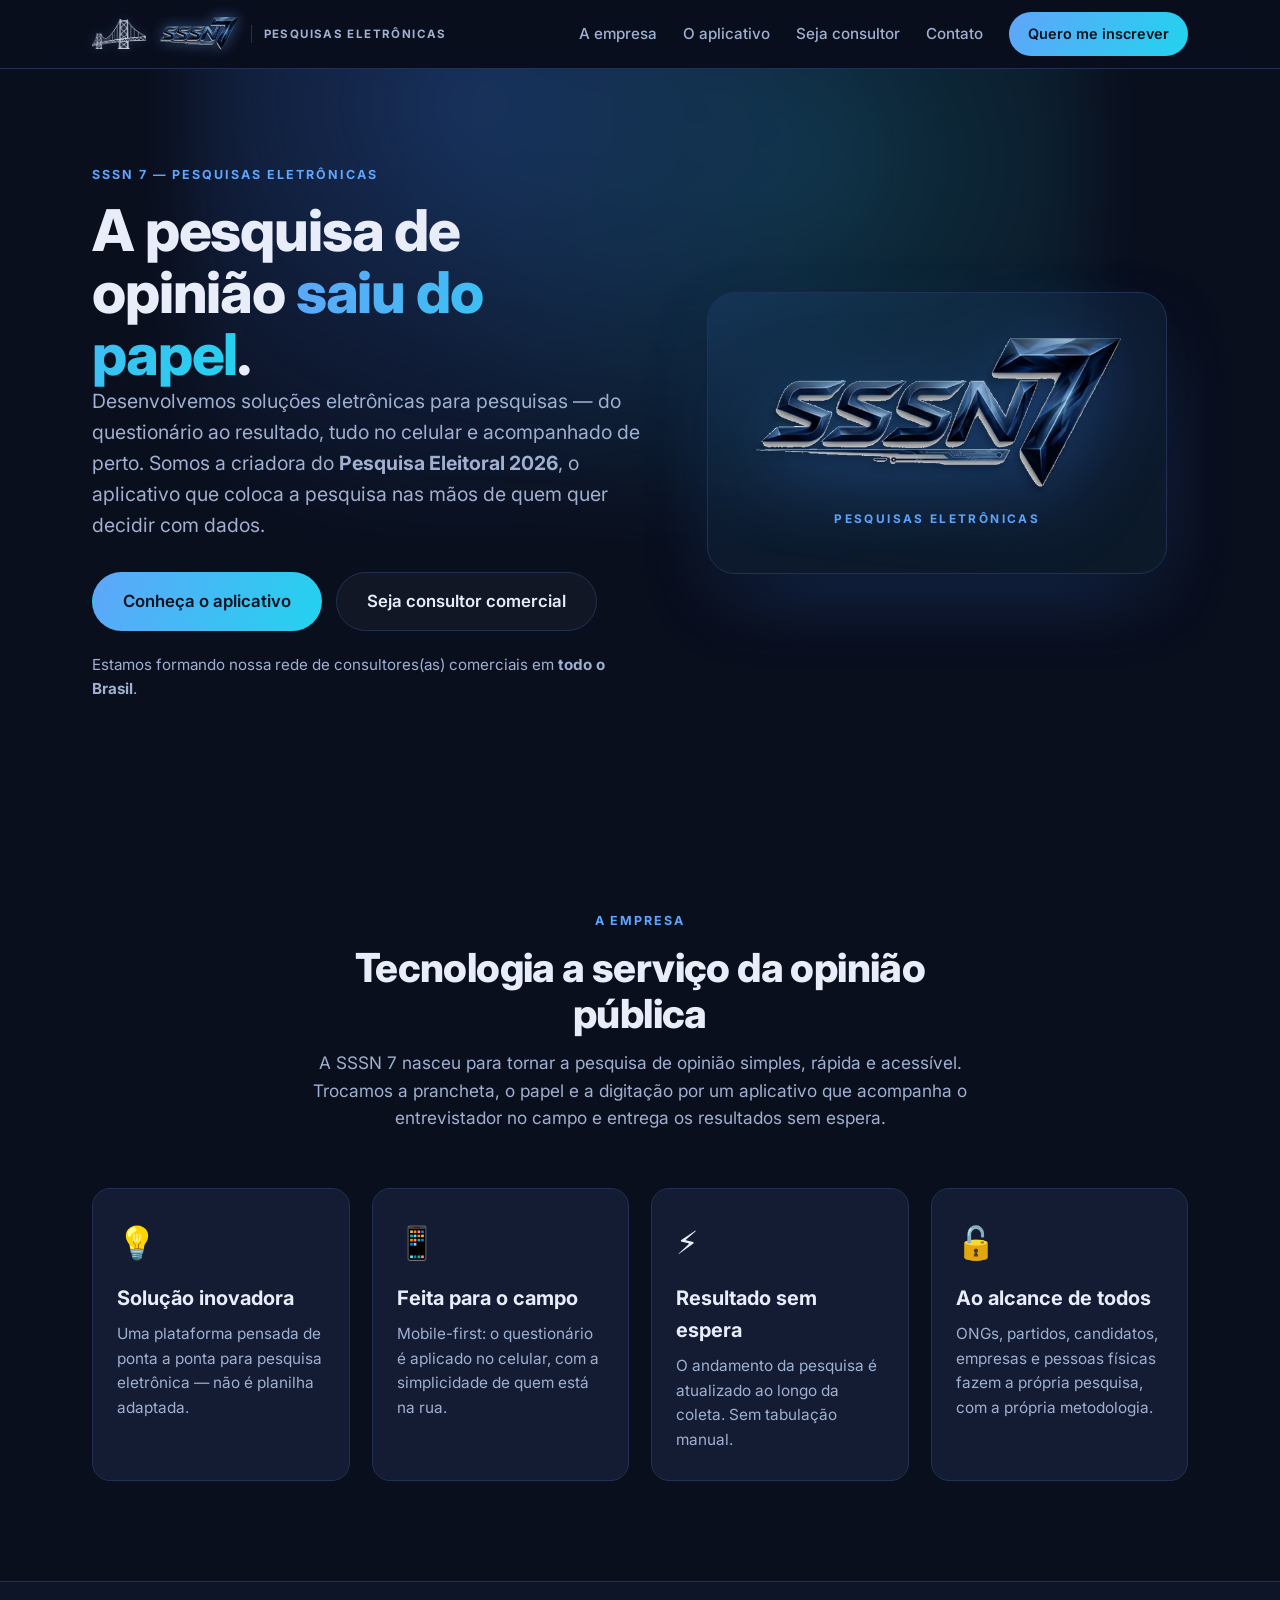
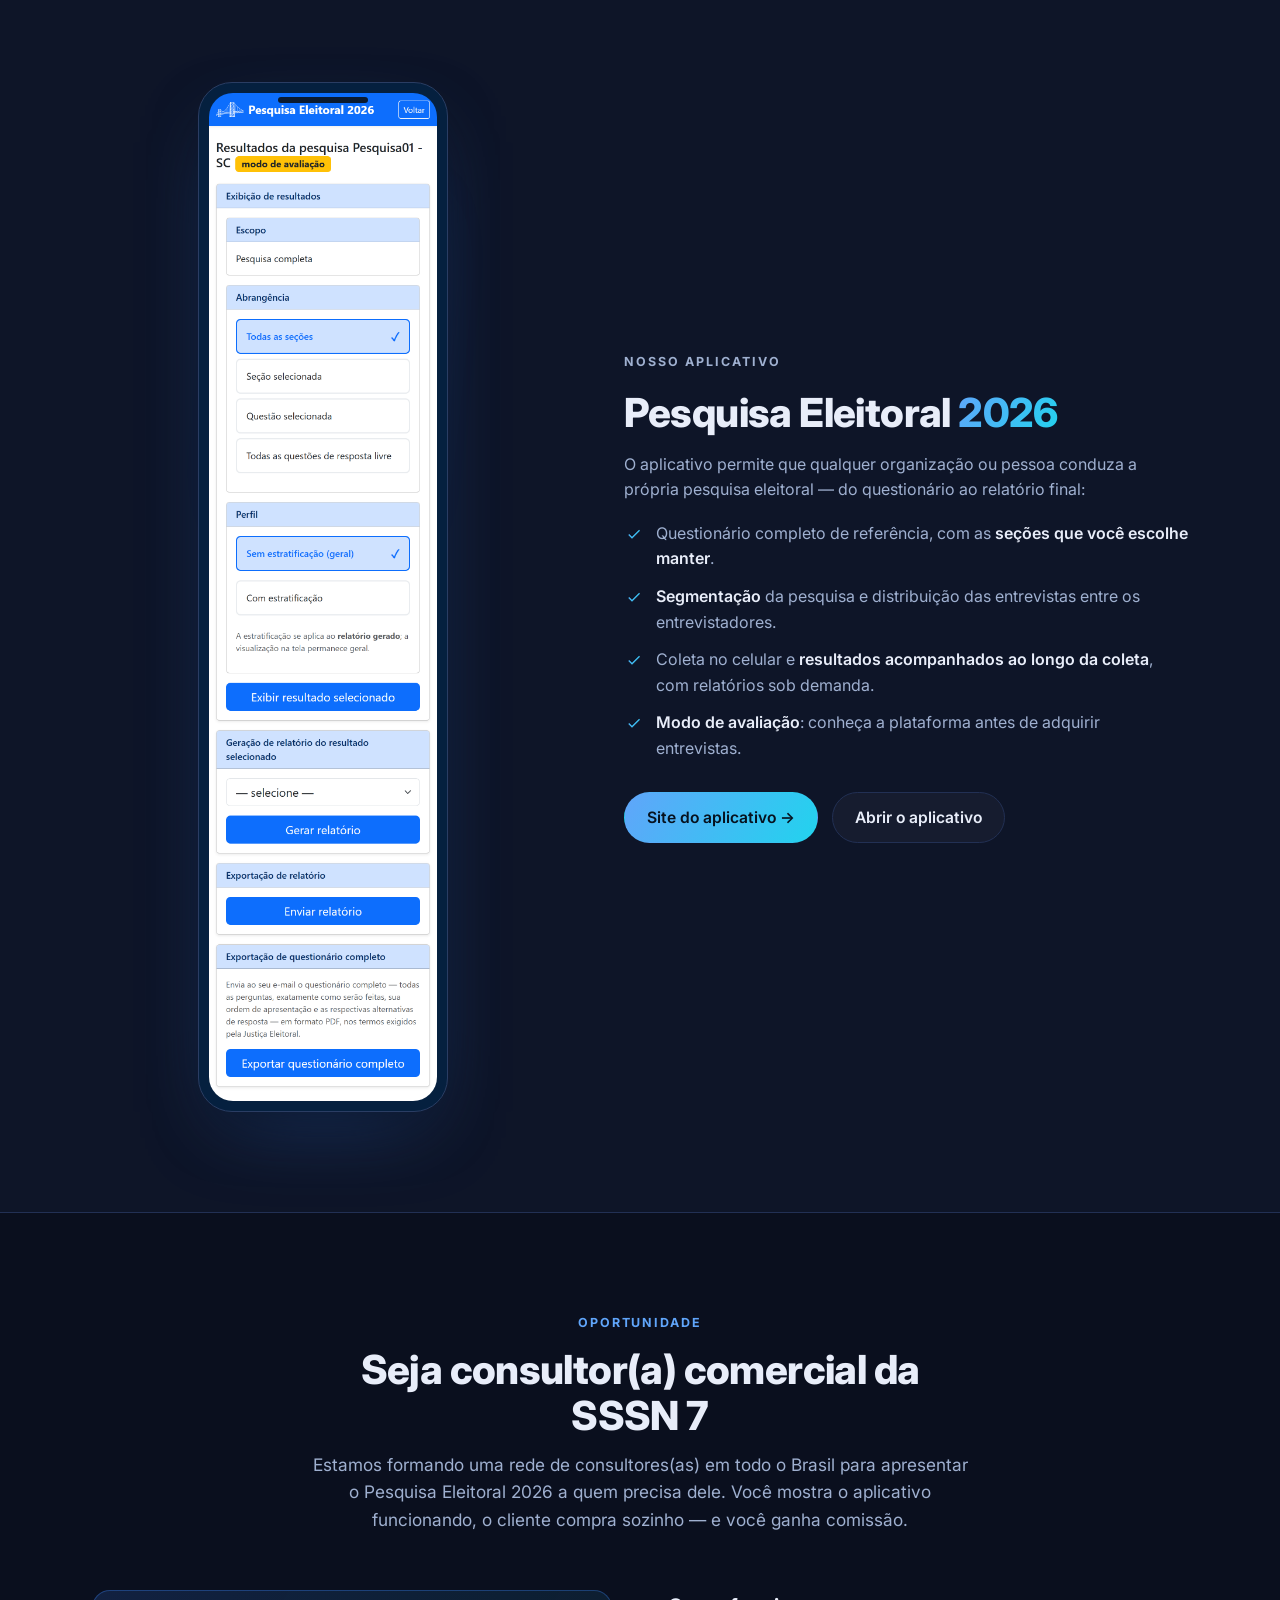
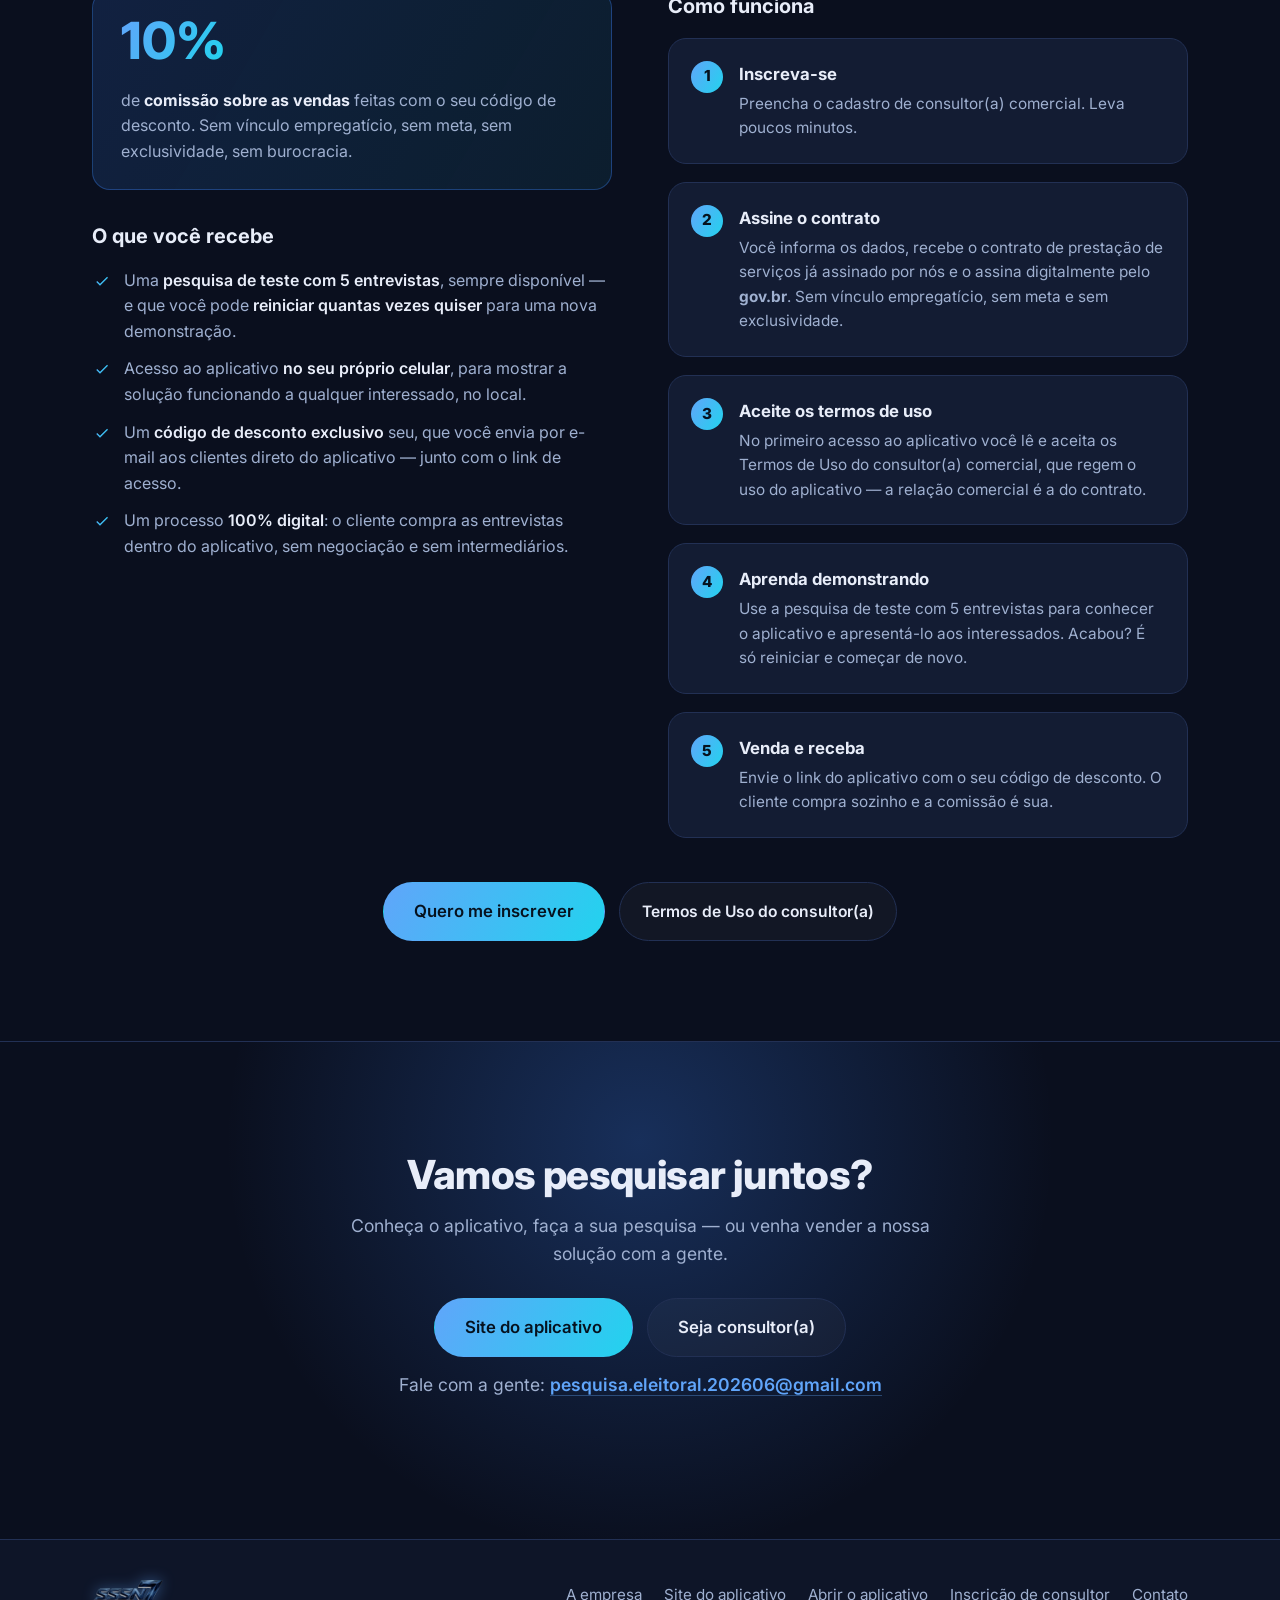
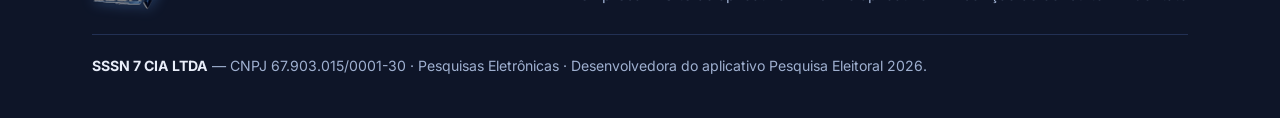
<file: index.html>
<!DOCTYPE html>
<html lang="pt-BR">
<head>
  <meta charset="UTF-8" />
  <meta name="viewport" content="width=device-width, initial-scale=1.0" />
  <title>SSSN 7 — Pesquisas Eletrônicas</title>
  <meta name="description" content="A SSSN 7 desenvolve soluções eletrônicas para pesquisas de opinião — e é a criadora do aplicativo Pesquisa Eleitoral 2026. Conheça o aplicativo e a oportunidade de atuar como consultor(a) comercial." />
  <link rel="preconnect" href="https://fonts.googleapis.com" />
  <link rel="preconnect" href="https://fonts.gstatic.com" crossorigin />
  <link href="https://fonts.googleapis.com/css2?family=Inter:wght@400;500;600;700;800&display=swap" rel="stylesheet" />
  <link rel="stylesheet" href="css/styles.css" />
  <link rel="icon" type="image/png" sizes="32x32" href="assets/img/favicon-32.png" />
  <link rel="icon" type="image/png" sizes="512x512" href="assets/img/favicon.png" />
</head>
<body>

  <!-- ==================== NAVBAR ==================== -->
  <header class="nav" id="top">
    <div class="container nav__inner">
      <a class="brand" href="#top">
        <img class="brand__bridge" src="assets/img/ponte-sssn7.png" alt="" aria-hidden="true" />
        <img class="brand__logo" src="assets/img/logo-sssn7.png" alt="SSSN 7" />
        <span class="brand__text">Pesquisas Eletrônicas</span>
      </a>

      <button class="nav__toggle" id="navToggle" aria-label="Abrir menu" aria-expanded="false">
        <span></span><span></span><span></span>
      </button>

      <nav class="nav__menu" id="navMenu">
        <a href="#empresa">A empresa</a>
        <a href="#aplicativo">O aplicativo</a>
        <a href="#consultor">Seja consultor</a>
        <a href="#contato">Contato</a>
        <a href="https://ricardopereiraesilva.github.io/pe2026/consultor/" target="_blank" rel="noopener" class="btn btn--sm btn--primary">Quero me inscrever</a>
      </nav>
    </div>
  </header>

  <!-- ==================== HERO ==================== -->
  <section class="hero">
    <div class="hero__glow" aria-hidden="true"></div>
    <div class="container hero__inner">
      <div class="hero__copy reveal">
        <p class="eyebrow">SSSN 7 — Pesquisas Eletrônicas</p>
        <h1>A pesquisa de opinião <span class="grad">saiu do papel</span>.</h1>
        <p class="lead">
          Desenvolvemos soluções eletrônicas para pesquisas — do questionário ao
          resultado, tudo no celular e acompanhado de perto. Somos a criadora do
          <b>Pesquisa Eleitoral 2026</b>, o aplicativo que coloca a pesquisa nas mãos
          de quem quer decidir com dados.
        </p>
        <div class="hero__cta">
          <a href="#aplicativo" class="btn btn--primary btn--lg">Conheça o aplicativo</a>
          <a href="#consultor" class="btn btn--ghost btn--lg">Seja consultor comercial</a>
        </div>
        <p class="hero__note">Estamos formando nossa rede de consultores(as) comerciais em <b>todo o Brasil</b>.</p>
      </div>

      <div class="hero__art reveal">
        <div class="logo-stage">
          <img src="assets/img/logo-sssn7.png" alt="Logotipo da SSSN 7" loading="eager" />
          <p class="logo-stage__cap">Pesquisas Eletrônicas</p>
        </div>
      </div>
    </div>
  </section>

  <!-- ==================== A EMPRESA ==================== -->
  <section class="section" id="empresa">
    <div class="container">
      <div class="section__head reveal">
        <p class="eyebrow">A empresa</p>
        <h2>Tecnologia a serviço da opinião pública</h2>
        <p class="section__sub">
          A SSSN 7 nasceu para tornar a pesquisa de opinião simples, rápida e acessível.
          Trocamos a prancheta, o papel e a digitação por um aplicativo que acompanha o
          entrevistador no campo e entrega os resultados sem espera.
        </p>
      </div>

      <div class="grid grid--4">
        <article class="card reveal">
          <div class="card__ico">💡</div>
          <h3>Solução inovadora</h3>
          <p>Uma plataforma pensada de ponta a ponta para pesquisa eletrônica — não é planilha adaptada.</p>
        </article>
        <article class="card reveal">
          <div class="card__ico">📱</div>
          <h3>Feita para o campo</h3>
          <p>Mobile-first: o questionário é aplicado no celular, com a simplicidade de quem está na rua.</p>
        </article>
        <article class="card reveal">
          <div class="card__ico">⚡</div>
          <h3>Resultado sem espera</h3>
          <p>O andamento da pesquisa é atualizado ao longo da coleta. Sem tabulação manual.</p>
        </article>
        <article class="card reveal">
          <div class="card__ico">🔓</div>
          <h3>Ao alcance de todos</h3>
          <p>ONGs, partidos, candidatos, empresas e pessoas físicas fazem a própria pesquisa, com a própria metodologia.</p>
        </article>
      </div>
    </div>
  </section>

  <!-- ==================== O APLICATIVO ==================== -->
  <section class="section section--alt" id="aplicativo">
    <div class="container split">
      <div class="split__media reveal">
        <div class="phones">
          <div class="phone phone--float">
            <div class="phone__notch" aria-hidden="true"></div>
            <img src="assets/img/coord-resultados.png" alt="Tela de resultados da pesquisa no aplicativo" loading="lazy" />
          </div>
          <div class="phone phone--back" aria-hidden="true">
            <img src="assets/img/coord-painel.png" alt="" />
          </div>
        </div>
      </div>
      <div class="split__copy reveal">
        <p class="eyebrow">Nosso aplicativo</p>
        <h2>Pesquisa Eleitoral <span class="grad">2026</span></h2>
        <p>
          O aplicativo permite que qualquer organização ou pessoa conduza a própria
          pesquisa eleitoral — do questionário ao relatório final:
        </p>
        <ul class="checks">
          <li>Questionário completo de referência, com as <b>seções que você escolhe manter</b>.</li>
          <li><b>Segmentação</b> da pesquisa e distribuição das entrevistas entre os entrevistadores.</li>
          <li>Coleta no celular e <b>resultados acompanhados ao longo da coleta</b>, com relatórios sob demanda.</li>
          <li><b>Modo de avaliação</b>: conheça a plataforma antes de adquirir entrevistas.</li>
        </ul>
        <div class="hero__cta">
          <a href="https://ricardopereiraesilva.github.io/app2026/" target="_blank" rel="noopener" class="btn btn--primary">Site do aplicativo →</a>
          <a href="https://ricardopereiraesilva.github.io/pe2026/" target="_blank" rel="noopener" class="btn btn--ghost">Abrir o aplicativo</a>
        </div>
      </div>
    </div>
  </section>

  <!-- ==================== SEJA CONSULTOR COMERCIAL ==================== -->
  <section class="section" id="consultor">
    <div class="container">
      <div class="section__head reveal">
        <p class="eyebrow">Oportunidade</p>
        <h2>Seja consultor(a) comercial da SSSN 7</h2>
        <p class="section__sub">
          Estamos formando uma rede de consultores(as) em todo o Brasil para apresentar
          o Pesquisa Eleitoral 2026 a quem precisa dele. Você mostra o aplicativo
          funcionando, o cliente compra sozinho — e você ganha comissão.
        </p>
      </div>

      <div class="grid grid--2 grid--wide">
        <div class="reveal">
          <div class="highlight">
            <span class="highlight__num">10%</span>
            <span class="highlight__txt">
              de <b>comissão sobre as vendas</b> feitas com o seu código de desconto.
              Sem vínculo empregatício, sem meta, sem exclusividade, sem burocracia.
            </span>
          </div>

          <h3 class="col__title">O que você recebe</h3>
          <ul class="checks">
            <li>Uma <b>pesquisa de teste com 5 entrevistas</b>, sempre disponível — e que você pode
              <b>reiniciar quantas vezes quiser</b> para uma nova demonstração.</li>
            <li>Acesso ao aplicativo <b>no seu próprio celular</b>, para mostrar a solução funcionando
              a qualquer interessado, no local.</li>
            <li>Um <b>código de desconto exclusivo</b> seu, que você envia por e-mail aos clientes
              direto do aplicativo — junto com o link de acesso.</li>
            <li>Um processo <b>100% digital</b>: o cliente compra as entrevistas dentro do aplicativo,
              sem negociação e sem intermediários.</li>
          </ul>
        </div>

        <div class="reveal">
          <h3 class="col__title">Como funciona</h3>
          <ol class="steps">
            <li class="step">
              <h4>Inscreva-se</h4>
              <p>Preencha o cadastro de consultor(a) comercial. Leva poucos minutos.</p>
            </li>
            <li class="step">
              <h4>Assine o contrato</h4>
              <p>Você informa os dados, recebe o contrato de prestação de serviços já assinado
                por nós e o assina digitalmente pelo <b>gov.br</b>. Sem vínculo empregatício,
                sem meta e sem exclusividade.</p>
            </li>
            <li class="step">
              <h4>Aceite os termos de uso</h4>
              <p>No primeiro acesso ao aplicativo você lê e aceita os
                <a href="termos-consultor.html">Termos de Uso do consultor(a) comercial</a>,
                que regem o uso do aplicativo — a relação comercial é a do contrato.</p>
            </li>
            <li class="step">
              <h4>Aprenda demonstrando</h4>
              <p>Use a pesquisa de teste com 5 entrevistas para conhecer o aplicativo e apresentá-lo
                aos interessados. Acabou? É só reiniciar e começar de novo.</p>
            </li>
            <li class="step">
              <h4>Venda e receba</h4>
              <p>Envie o link do aplicativo com o seu código de desconto. O cliente compra sozinho
                e a comissão é sua.</p>
            </li>
          </ol>
        </div>
      </div>

      <div class="hero__cta hero__cta--center cta__row">
        <a href="https://ricardopereiraesilva.github.io/pe2026/consultor/" target="_blank" rel="noopener" class="btn btn--primary btn--lg">Quero me inscrever</a>
        <a href="termos-consultor.html" class="btn btn--ghost">Termos de Uso do consultor(a)</a>
      </div>
    </div>
  </section>

  <!-- ==================== CTA FINAL / CONTATO ==================== -->
  <section class="cta" id="contato">
    <div class="cta__glow" aria-hidden="true"></div>
    <div class="container cta__inner reveal">
      <h2>Vamos pesquisar juntos?</h2>
      <p>Conheça o aplicativo, faça a sua pesquisa — ou venha vender a nossa solução com a gente.</p>
      <div class="hero__cta hero__cta--center">
        <a href="https://ricardopereiraesilva.github.io/app2026/" target="_blank" rel="noopener" class="btn btn--primary btn--lg">Site do aplicativo</a>
        <a href="https://ricardopereiraesilva.github.io/pe2026/consultor/" target="_blank" rel="noopener" class="btn btn--ghost btn--lg">Seja consultor(a)</a>
      </div>
      <p class="cta__mail">
        Fale com a gente: <a href="mailto:pesquisa.eleitoral.202606@gmail.com">pesquisa.eleitoral.202606@gmail.com</a>
      </p>
    </div>
  </section>

  <!-- ==================== RODAPÉ ==================== -->
  <footer class="footer">
    <div class="container footer__inner">
      <div class="footer__brand">
        <img src="assets/img/logo-sssn7.png" alt="SSSN 7" />
      </div>
      <nav class="footer__links">
        <a href="#empresa">A empresa</a>
        <a href="https://ricardopereiraesilva.github.io/app2026/" target="_blank" rel="noopener">Site do aplicativo</a>
        <a href="https://ricardopereiraesilva.github.io/pe2026/" target="_blank" rel="noopener">Abrir o aplicativo</a>
        <a href="https://ricardopereiraesilva.github.io/pe2026/consultor/" target="_blank" rel="noopener">Inscrição de consultor</a>
        <a href="mailto:pesquisa.eleitoral.202606@gmail.com">Contato</a>
      </nav>
      <p class="footer__legal">
        <b>SSSN 7 CIA LTDA</b> — CNPJ 67.903.015/0001-30 · Pesquisas Eletrônicas ·
        Desenvolvedora do aplicativo Pesquisa Eleitoral 2026.
      </p>
    </div>
  </footer>

  <script src="js/main.js"></script>
</body>
</html>
</file>
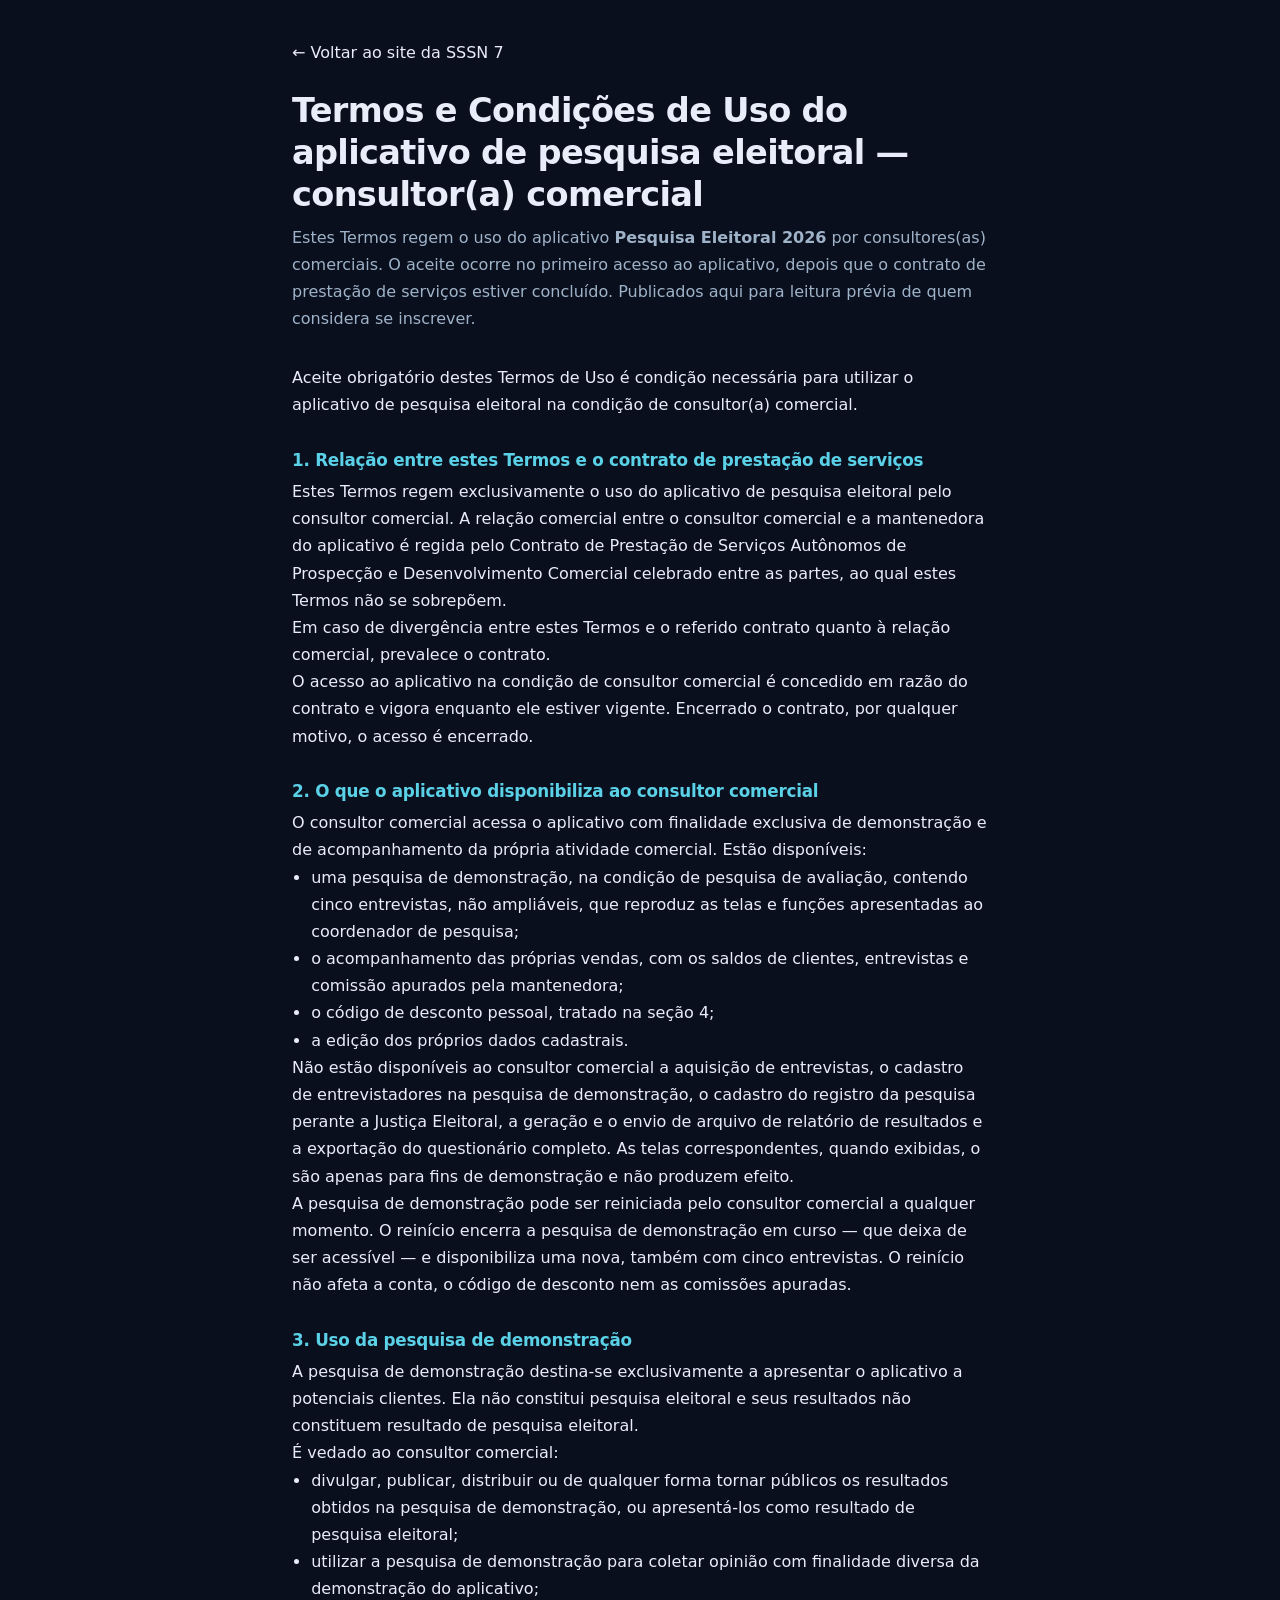
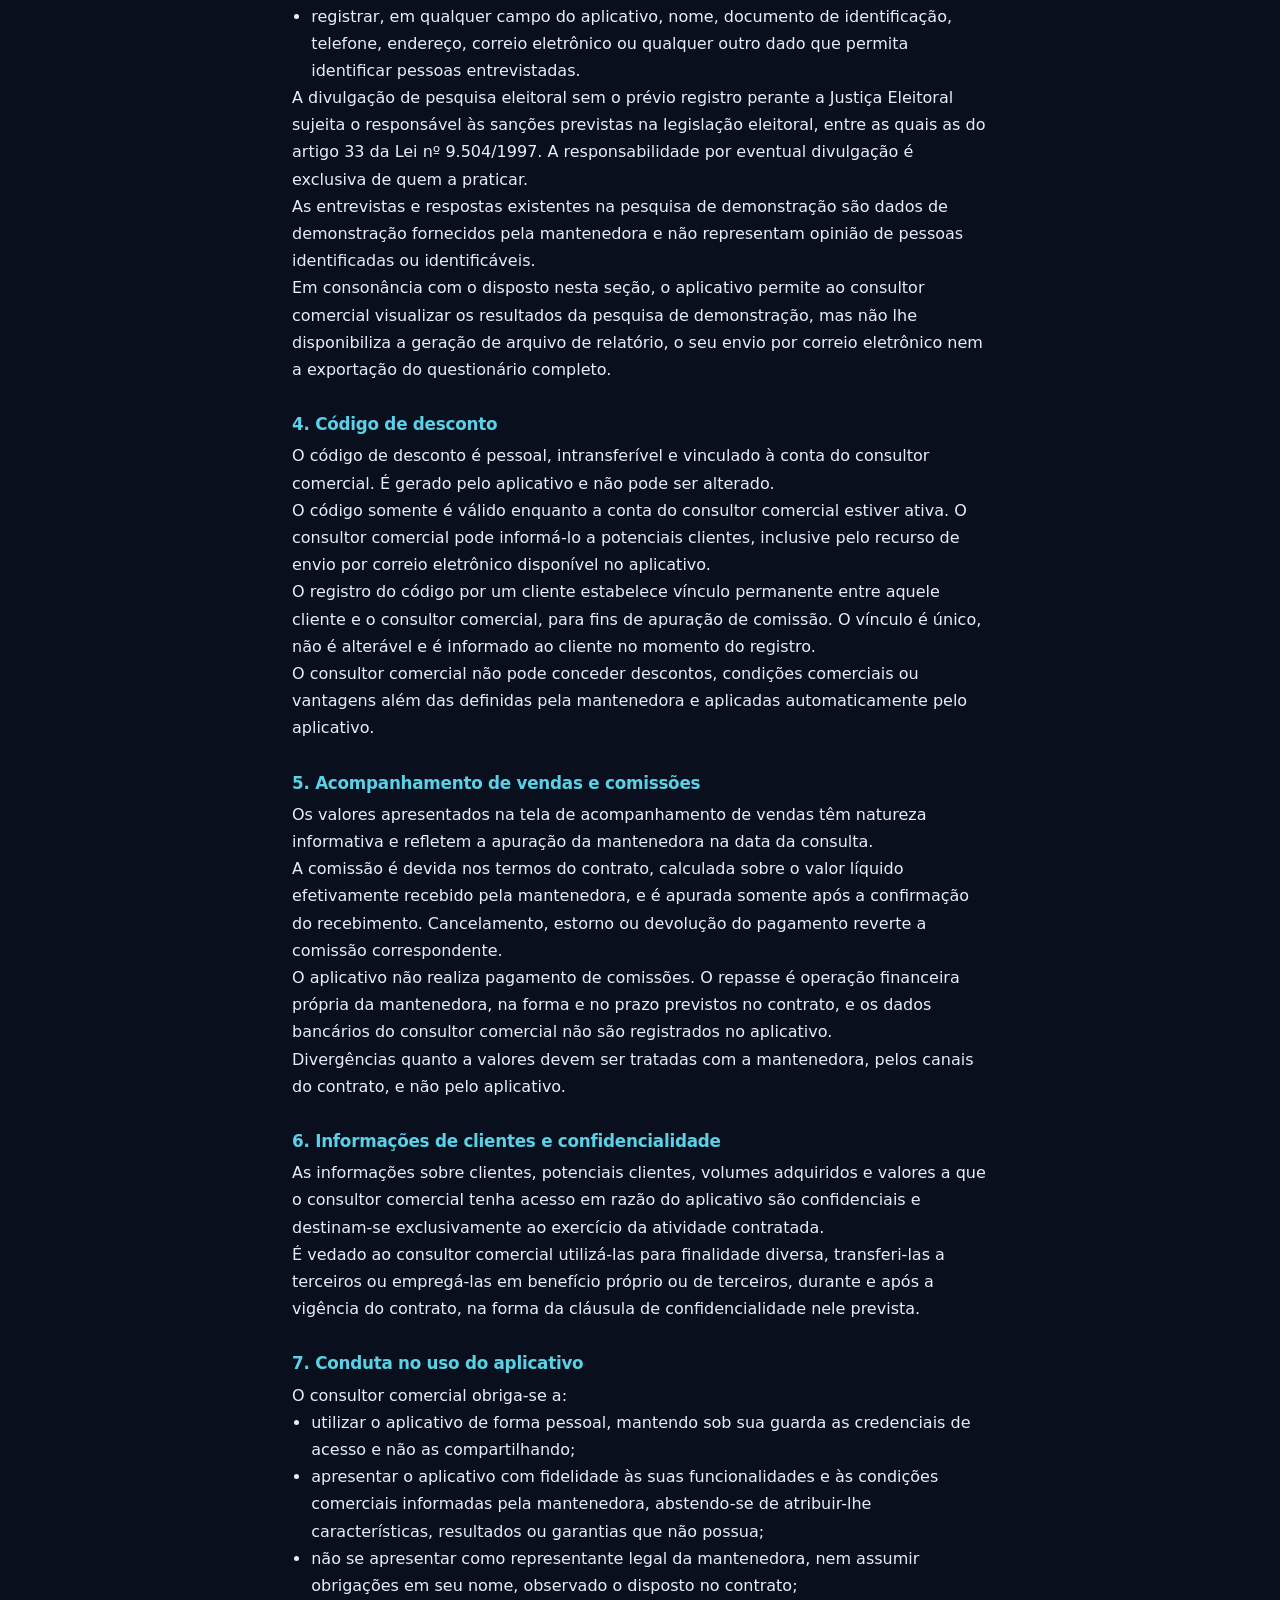
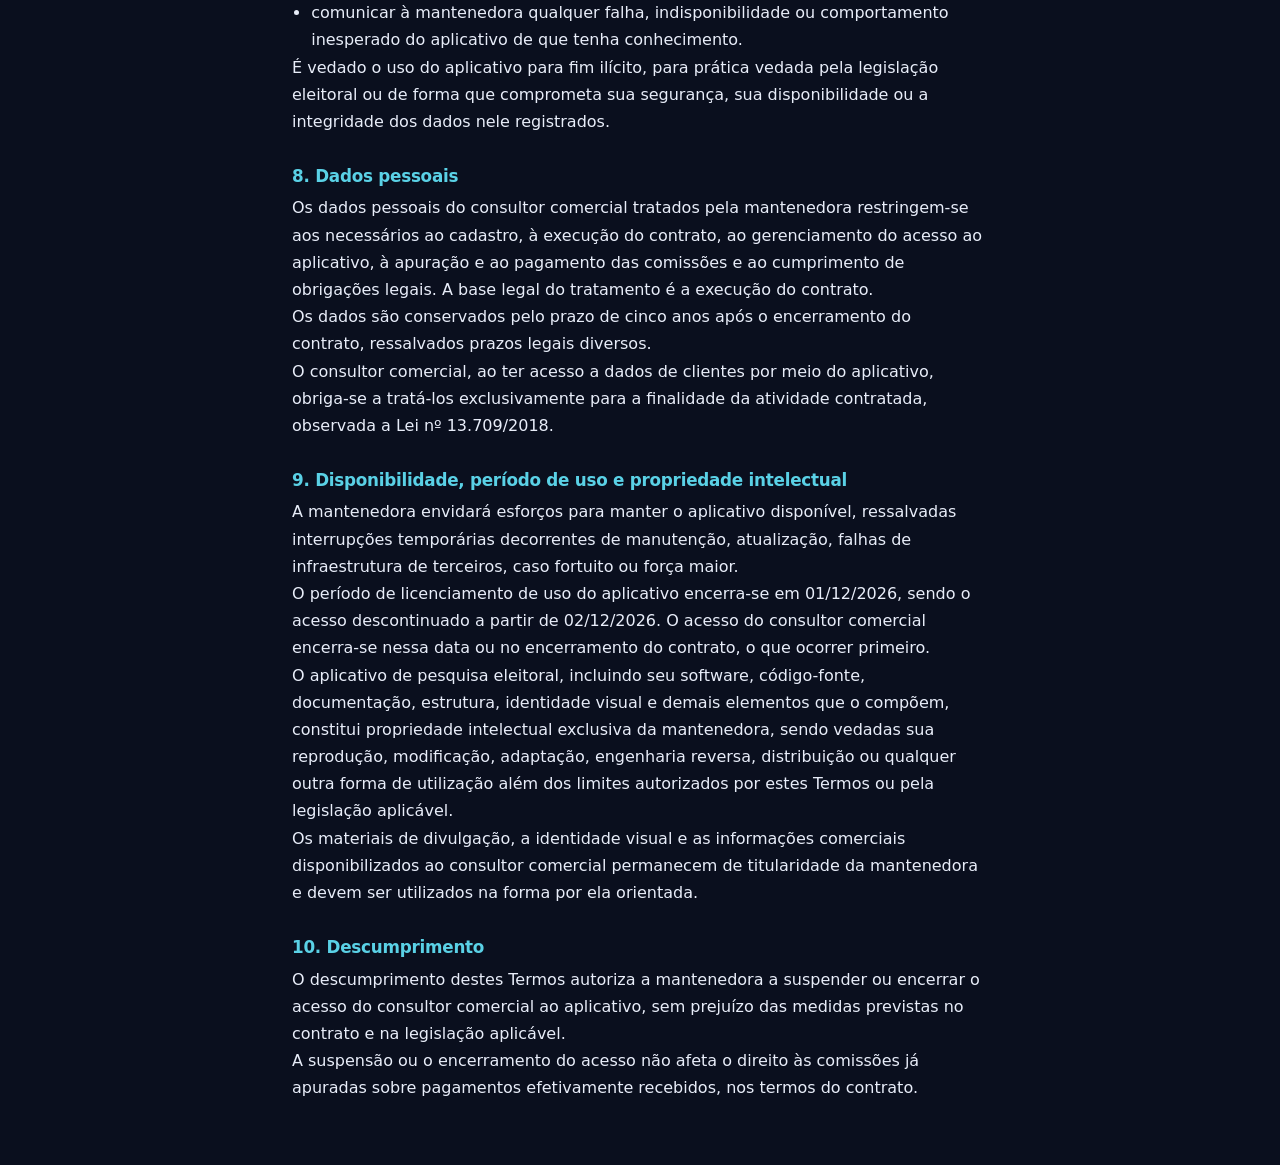
<file: termos-consultor.html>
<!doctype html>
<html lang="pt-BR">
<head>
<meta charset="utf-8">
<meta name="viewport" content="width=device-width, initial-scale=1">
<title>Termos de Uso do consultor(a) comercial | SSSN 7</title>
<meta name="description" content="Termos e Condições de Uso do aplicativo Pesquisa Eleitoral 2026 para consultores(as) comerciais da SSSN 7.">
<link rel="icon" href="assets/img/favicon.svg" type="image/svg+xml">
<link rel="icon" href="assets/img/favicon-32.png" sizes="32x32">
<link rel="stylesheet" href="css/styles.css">
<style>
  .doc { max-width: 46rem; margin: 0 auto; padding: 2.5rem 1.25rem 4rem; }
  .doc h1 { font-size: clamp(1.5rem, 4vw, 2.1rem); line-height: 1.25; margin: 0 0 .5rem; }
  .doc .doc__lead { color: var(--muted, #9fb3c8); margin: 0 0 2rem; }
  .doc h2 { font-size: 1.05rem; margin: 2rem 0 .5rem; color: var(--ciano, #5ad1e6); }
  .doc p, .doc li { line-height: 1.7; }
  .doc ul { padding-left: 1.2rem; }
  .doc__back { display: inline-block; margin-bottom: 1.5rem; }
</style>
</head>
<body>
<main class="doc">
  <a class="doc__back" href="index.html#consultor">&larr; Voltar ao site da SSSN 7</a>
  <h1>Termos e Condições de Uso do aplicativo de pesquisa eleitoral — consultor(a) comercial</h1>
  <p class="doc__lead">
    Estes Termos regem o uso do aplicativo <b>Pesquisa Eleitoral 2026</b> por consultores(as)
    comerciais. O aceite ocorre no primeiro acesso ao aplicativo, depois que o contrato de
    prestação de serviços estiver concluído. Publicados aqui para leitura prévia de quem
    considera se inscrever.
  </p>
    <p>Aceite obrigatório destes Termos de Uso é condição necessária para utilizar o aplicativo de pesquisa eleitoral na condição de consultor(a) comercial.</p>
    <h2>1. Relação entre estes Termos e o contrato de prestação de serviços</h2>
    <p>Estes Termos regem exclusivamente o uso do aplicativo de pesquisa eleitoral pelo consultor comercial. A relação comercial entre o consultor comercial e a mantenedora do aplicativo é regida pelo Contrato de Prestação de Serviços Autônomos de Prospecção e Desenvolvimento Comercial celebrado entre as partes, ao qual estes Termos não se sobrepõem.</p>
    <p>Em caso de divergência entre estes Termos e o referido contrato quanto à relação comercial, prevalece o contrato.</p>
    <p>O acesso ao aplicativo na condição de consultor comercial é concedido em razão do contrato e vigora enquanto ele estiver vigente. Encerrado o contrato, por qualquer motivo, o acesso é encerrado.</p>
    <h2>2. O que o aplicativo disponibiliza ao consultor comercial</h2>
    <p>O consultor comercial acessa o aplicativo com finalidade exclusiva de demonstração e de acompanhamento da própria atividade comercial. Estão disponíveis:</p>
    <ul>
      <li>uma pesquisa de demonstração, na condição de pesquisa de avaliação, contendo cinco entrevistas, não ampliáveis, que reproduz as telas e funções apresentadas ao coordenador de pesquisa;</li>
      <li>o acompanhamento das próprias vendas, com os saldos de clientes, entrevistas e comissão apurados pela mantenedora;</li>
      <li>o código de desconto pessoal, tratado na seção 4;</li>
      <li>a edição dos próprios dados cadastrais.</li>
    </ul>
    <p>Não estão disponíveis ao consultor comercial a aquisição de entrevistas, o cadastro de entrevistadores na pesquisa de demonstração, o cadastro do registro da pesquisa perante a Justiça Eleitoral, a geração e o envio de arquivo de relatório de resultados e a exportação do questionário completo. As telas correspondentes, quando exibidas, o são apenas para fins de demonstração e não produzem efeito.</p>
    <p>A pesquisa de demonstração pode ser reiniciada pelo consultor comercial a qualquer momento. O reinício encerra a pesquisa de demonstração em curso — que deixa de ser acessível — e disponibiliza uma nova, também com cinco entrevistas. O reinício não afeta a conta, o código de desconto nem as comissões apuradas.</p>
    <h2>3. Uso da pesquisa de demonstração</h2>
    <p>A pesquisa de demonstração destina-se exclusivamente a apresentar o aplicativo a potenciais clientes. Ela não constitui pesquisa eleitoral e seus resultados não constituem resultado de pesquisa eleitoral.</p>
    <p>É vedado ao consultor comercial:</p>
    <ul>
      <li>divulgar, publicar, distribuir ou de qualquer forma tornar públicos os resultados obtidos na pesquisa de demonstração, ou apresentá-los como resultado de pesquisa eleitoral;</li>
      <li>utilizar a pesquisa de demonstração para coletar opinião com finalidade diversa da demonstração do aplicativo;</li>
      <li>registrar, em qualquer campo do aplicativo, nome, documento de identificação, telefone, endereço, correio eletrônico ou qualquer outro dado que permita identificar pessoas entrevistadas.</li>
    </ul>
    <p>A divulgação de pesquisa eleitoral sem o prévio registro perante a Justiça Eleitoral sujeita o responsável às sanções previstas na legislação eleitoral, entre as quais as do artigo 33 da Lei nº 9.504/1997. A responsabilidade por eventual divulgação é exclusiva de quem a praticar.</p>
    <p>As entrevistas e respostas existentes na pesquisa de demonstração são dados de demonstração fornecidos pela mantenedora e não representam opinião de pessoas identificadas ou identificáveis.</p>
    <p>Em consonância com o disposto nesta seção, o aplicativo permite ao consultor comercial visualizar os resultados da pesquisa de demonstração, mas não lhe disponibiliza a geração de arquivo de relatório, o seu envio por correio eletrônico nem a exportação do questionário completo.</p>
    <h2>4. Código de desconto</h2>
    <p>O código de desconto é pessoal, intransferível e vinculado à conta do consultor comercial. É gerado pelo aplicativo e não pode ser alterado.</p>
    <p>O código somente é válido enquanto a conta do consultor comercial estiver ativa. O consultor comercial pode informá-lo a potenciais clientes, inclusive pelo recurso de envio por correio eletrônico disponível no aplicativo.</p>
    <p>O registro do código por um cliente estabelece vínculo permanente entre aquele cliente e o consultor comercial, para fins de apuração de comissão. O vínculo é único, não é alterável e é informado ao cliente no momento do registro.</p>
    <p>O consultor comercial não pode conceder descontos, condições comerciais ou vantagens além das definidas pela mantenedora e aplicadas automaticamente pelo aplicativo.</p>
    <h2>5. Acompanhamento de vendas e comissões</h2>
    <p>Os valores apresentados na tela de acompanhamento de vendas têm natureza informativa e refletem a apuração da mantenedora na data da consulta.</p>
    <p>A comissão é devida nos termos do contrato, calculada sobre o valor líquido efetivamente recebido pela mantenedora, e é apurada somente após a confirmação do recebimento. Cancelamento, estorno ou devolução do pagamento reverte a comissão correspondente.</p>
    <p>O aplicativo não realiza pagamento de comissões. O repasse é operação financeira própria da mantenedora, na forma e no prazo previstos no contrato, e os dados bancários do consultor comercial não são registrados no aplicativo.</p>
    <p>Divergências quanto a valores devem ser tratadas com a mantenedora, pelos canais do contrato, e não pelo aplicativo.</p>
    <h2>6. Informações de clientes e confidencialidade</h2>
    <p>As informações sobre clientes, potenciais clientes, volumes adquiridos e valores a que o consultor comercial tenha acesso em razão do aplicativo são confidenciais e destinam-se exclusivamente ao exercício da atividade contratada.</p>
    <p>É vedado ao consultor comercial utilizá-las para finalidade diversa, transferi-las a terceiros ou empregá-las em benefício próprio ou de terceiros, durante e após a vigência do contrato, na forma da cláusula de confidencialidade nele prevista.</p>
    <h2>7. Conduta no uso do aplicativo</h2>
    <p>O consultor comercial obriga-se a:</p>
    <ul>
      <li>utilizar o aplicativo de forma pessoal, mantendo sob sua guarda as credenciais de acesso e não as compartilhando;</li>
      <li>apresentar o aplicativo com fidelidade às suas funcionalidades e às condições comerciais informadas pela mantenedora, abstendo-se de atribuir-lhe características, resultados ou garantias que não possua;</li>
      <li>não se apresentar como representante legal da mantenedora, nem assumir obrigações em seu nome, observado o disposto no contrato;</li>
      <li>comunicar à mantenedora qualquer falha, indisponibilidade ou comportamento inesperado do aplicativo de que tenha conhecimento.</li>
    </ul>
    <p>É vedado o uso do aplicativo para fim ilícito, para prática vedada pela legislação eleitoral ou de forma que comprometa sua segurança, sua disponibilidade ou a integridade dos dados nele registrados.</p>
    <h2>8. Dados pessoais</h2>
    <p>Os dados pessoais do consultor comercial tratados pela mantenedora restringem-se aos necessários ao cadastro, à execução do contrato, ao gerenciamento do acesso ao aplicativo, à apuração e ao pagamento das comissões e ao cumprimento de obrigações legais. A base legal do tratamento é a execução do contrato.</p>
    <p>Os dados são conservados pelo prazo de cinco anos após o encerramento do contrato, ressalvados prazos legais diversos.</p>
    <p>O consultor comercial, ao ter acesso a dados de clientes por meio do aplicativo, obriga-se a tratá-los exclusivamente para a finalidade da atividade contratada, observada a Lei nº 13.709/2018.</p>
    <h2>9. Disponibilidade, período de uso e propriedade intelectual</h2>
    <p>A mantenedora envidará esforços para manter o aplicativo disponível, ressalvadas interrupções temporárias decorrentes de manutenção, atualização, falhas de infraestrutura de terceiros, caso fortuito ou força maior.</p>
    <p>O período de licenciamento de uso do aplicativo encerra-se em 01/12/2026, sendo o acesso descontinuado a partir de 02/12/2026. O acesso do consultor comercial encerra-se nessa data ou no encerramento do contrato, o que ocorrer primeiro.</p>
    <p>O aplicativo de pesquisa eleitoral, incluindo seu software, código-fonte, documentação, estrutura, identidade visual e demais elementos que o compõem, constitui propriedade intelectual exclusiva da mantenedora, sendo vedadas sua reprodução, modificação, adaptação, engenharia reversa, distribuição ou qualquer outra forma de utilização além dos limites autorizados por estes Termos ou pela legislação aplicável.</p>
    <p>Os materiais de divulgação, a identidade visual e as informações comerciais disponibilizados ao consultor comercial permanecem de titularidade da mantenedora e devem ser utilizados na forma por ela orientada.</p>
    <h2>10. Descumprimento</h2>
    <p>O descumprimento destes Termos autoriza a mantenedora a suspender ou encerrar o acesso do consultor comercial ao aplicativo, sem prejuízo das medidas previstas no contrato e na legislação aplicável.</p>
    <p>A suspensão ou o encerramento do acesso não afeta o direito às comissões já apuradas sobre pagamentos efetivamente recebidos, nos termos do contrato.</p>
</main>
</body>
</html>
</file>
<file: css/styles.css>
/* ===================================================================
   SSSN 7 — Pesquisas Eletrônicas — site institucional
   Mesma linguagem visual do site do aplicativo (web_page/aplicativo):
   tema dark, acento azul luminoso. CSS puro, sem framework.
   =================================================================== */

:root {
  --bg:        #0a0f1e;   /* fundo base */
  --bg-2:      #0e1528;   /* seções alternadas */
  --panel:     #131c33;   /* cards */
  --panel-2:   #182241;
  --line:      #223054;   /* bordas */
  --txt:       #e8edf9;   /* texto principal */
  --txt-dim:   #9fb0d0;   /* texto secundário */
  --brand:     #3b82f6;   /* azul da marca */
  --brand-2:   #60a5fa;   /* azul claro */
  --accent:    #22d3ee;   /* acento ciano */
  --grad:      linear-gradient(120deg, #60a5fa 0%, #22d3ee 100%);
  --radius:    18px;
  --radius-sm: 12px;
  --shadow:    0 24px 60px -20px rgba(0, 0, 0, .7);
  --shadow-blue: 0 30px 80px -30px rgba(59, 130, 246, .55);
  --maxw:      1140px;
  --ease:      cubic-bezier(.22, 1, .36, 1);
}

* { box-sizing: border-box; margin: 0; padding: 0; }

html { scroll-behavior: smooth; scroll-padding-top: 78px; }

body {
  font-family: 'Inter', system-ui, -apple-system, Segoe UI, Roboto, sans-serif;
  background: var(--bg);
  color: var(--txt);
  line-height: 1.6;
  -webkit-font-smoothing: antialiased;
  overflow-x: hidden;
}

img { max-width: 100%; display: block; }
a { color: inherit; text-decoration: none; }

.container { width: 100%; max-width: var(--maxw); margin-inline: auto; padding-inline: 22px; }

/* ---------- Tipografia ---------- */
h1 { font-size: clamp(2.1rem, 5.2vw, 3.6rem); font-weight: 800; line-height: 1.08; letter-spacing: -.02em; }
h2 { font-size: clamp(1.6rem, 3.6vw, 2.5rem); font-weight: 800; line-height: 1.15; letter-spacing: -.015em; }
h3 { font-size: 1.25rem; font-weight: 700; }
h4 { font-size: 1.05rem; font-weight: 700; }

.grad {
  background: var(--grad);
  -webkit-background-clip: text; background-clip: text;
  color: transparent;
}

.eyebrow {
  text-transform: uppercase; letter-spacing: .16em;
  font-size: .78rem; font-weight: 700; color: var(--brand-2);
  margin-bottom: 14px;
}

.lead { font-size: clamp(1.05rem, 1.6vw, 1.22rem); color: var(--txt-dim); max-width: 46ch; }

/* ---------- Botões ---------- */
.btn {
  display: inline-flex; align-items: center; justify-content: center;
  gap: 8px; font-weight: 600; font-size: .98rem;
  padding: 12px 22px; border-radius: 999px;
  border: 1px solid transparent; cursor: pointer;
  transition: transform .2s var(--ease), box-shadow .25s var(--ease), background .2s, border-color .2s;
  white-space: nowrap;
}
.btn--lg { padding: 15px 30px; font-size: 1.05rem; }
.btn--sm { padding: 9px 18px; font-size: .9rem; }
.btn--primary { background: var(--grad); color: #06121f; box-shadow: var(--shadow-blue); }
.btn--primary:hover { transform: translateY(-2px); }
.btn--ghost { background: rgba(255,255,255,.03); border-color: var(--line); color: var(--txt); }
.btn--ghost:hover { border-color: var(--brand-2); background: rgba(59,130,246,.1); transform: translateY(-2px); }

/* ---------- Navbar ---------- */
.nav {
  position: sticky; top: 0; z-index: 50;
  background: rgba(10, 15, 30, .72);
  backdrop-filter: blur(14px);
  border-bottom: 1px solid var(--line);
}
.nav__inner { display: flex; align-items: center; justify-content: space-between; height: 68px; gap: 16px; }

.brand { display: flex; align-items: center; gap: 12px; min-width: 0; }
/* ponte (silhueta prateada, fundo transparente) à esquerda do logotipo */
.brand__bridge {
  height: 30px; width: auto; flex: none;
  opacity: .92;
  filter: drop-shadow(0 0 6px rgba(96, 165, 250, .35));
}
/* o logo é azul-metálico escuro: um leve halo azul garante leitura sobre o fundo dark */
.brand__logo {
  height: 34px; width: auto; flex: none;
  filter: drop-shadow(0 0 7px rgba(96, 165, 250, .45));
}
.brand__text {
  font-size: .72rem; font-weight: 700; letter-spacing: .12em; text-transform: uppercase;
  color: var(--txt-dim); white-space: nowrap;
  padding-left: 12px; border-left: 1px solid var(--line);
}

.nav__menu { display: flex; align-items: center; gap: 26px; }
.nav__menu a:not(.btn) { color: var(--txt-dim); font-weight: 500; font-size: .95rem; transition: color .2s; }
.nav__menu a:not(.btn):hover { color: var(--txt); }

.nav__toggle { display: none; flex-direction: column; gap: 5px; background: none; border: 0; cursor: pointer; padding: 8px; }
.nav__toggle span { width: 24px; height: 2px; background: var(--txt); border-radius: 2px; transition: .25s var(--ease); }
.nav__toggle[aria-expanded="true"] span:nth-child(1) { transform: translateY(7px) rotate(45deg); }
.nav__toggle[aria-expanded="true"] span:nth-child(2) { opacity: 0; }
.nav__toggle[aria-expanded="true"] span:nth-child(3) { transform: translateY(-7px) rotate(-45deg); }

/* ---------- Hero ---------- */
.hero { position: relative; padding: clamp(50px, 8vw, 96px) 0 clamp(60px, 9vw, 110px); overflow: hidden; }
.hero__glow {
  position: absolute; top: -20%; left: 50%; transform: translateX(-50%);
  width: 900px; height: 600px; pointer-events: none;
  background: radial-gradient(circle at 30% 30%, rgba(59,130,246,.35), transparent 60%),
              radial-gradient(circle at 70% 40%, rgba(34,211,238,.22), transparent 60%);
  filter: blur(30px); opacity: .8;
}
.hero__inner { position: relative; display: grid; grid-template-columns: 1.05fr .95fr; gap: 40px; align-items: center; }
.hero__cta { display: flex; flex-wrap: wrap; gap: 14px; margin-top: 30px; }
.hero__cta--center { justify-content: center; }
.hero__note { margin-top: 22px; color: var(--txt-dim); font-size: .95rem; }

/* Marca grande do hero */
.hero__art { position: relative; display: flex; justify-content: center; align-items: center; }
.logo-stage {
  position: relative; width: 100%; max-width: 460px;
  padding: clamp(26px, 5vw, 44px);
  background: linear-gradient(160deg, rgba(59,130,246,.10), rgba(34,211,238,.05));
  border: 1px solid var(--line); border-radius: 28px;
  box-shadow: var(--shadow), var(--shadow-blue);
  animation: float 7s ease-in-out infinite;
}
.logo-stage img { width: 100%; filter: drop-shadow(0 18px 40px rgba(59,130,246,.35)); }
.logo-stage__cap {
  margin-top: 16px; text-align: center;
  font-size: .74rem; font-weight: 700; letter-spacing: .2em; text-transform: uppercase;
  color: var(--brand-2);
}
@keyframes float { 0%,100% { transform: translateY(0); } 50% { transform: translateY(-12px); } }

/* ---------- Seções ---------- */
.section { padding: clamp(56px, 9vw, 100px) 0; }
.section--alt { background: var(--bg-2); border-block: 1px solid var(--line); }
.section__head { max-width: 660px; margin: 0 auto clamp(36px, 5vw, 56px); text-align: center; }
.section__sub { color: var(--txt-dim); margin-top: 12px; font-size: 1.08rem; }

/* ---------- Grids ---------- */
.grid { display: grid; gap: 22px; }
.grid--2 { grid-template-columns: repeat(2, 1fr); }
.grid--3 { grid-template-columns: repeat(3, 1fr); }
.grid--4 { grid-template-columns: repeat(4, 1fr); }
.grid--wide { gap: clamp(30px, 5vw, 56px); align-items: start; }

.col__title { margin-bottom: 16px; }
.cta__row { margin-top: 44px; }

/* ---------- Cards ---------- */
.card {
  background: var(--panel); border: 1px solid var(--line);
  border-radius: var(--radius); padding: 28px 24px;
  transition: transform .25s var(--ease), border-color .25s, box-shadow .25s;
}
.card:hover { transform: translateY(-4px); border-color: var(--brand); box-shadow: var(--shadow-blue); }
.card__ico { font-size: 2rem; margin-bottom: 14px; }
.card h3 { margin-bottom: 8px; }
.card p { color: var(--txt-dim); font-size: .96rem; }

/* ---------- Split (mídia + texto) ---------- */
.split { display: grid; grid-template-columns: .9fr 1.1fr; gap: clamp(30px, 6vw, 70px); align-items: center; }
.split--reverse .split__media { order: 2; }
.split__media { display: flex; justify-content: center; }
.split__copy h2 { margin: 10px 0 16px; }
.split__copy > p { color: var(--txt-dim); margin-bottom: 18px; }

/* Molduras de celular */
.phones { position: relative; display: flex; justify-content: center; align-items: center; min-height: 460px; }
.phone {
  position: relative; width: 250px; border-radius: 34px;
  background: #05203f; padding: 10px;
  border: 1px solid #2a3d63;
  box-shadow: var(--shadow), var(--shadow-blue);
}
.phone img { border-radius: 24px; }
.phone__notch {
  position: absolute; top: 14px; left: 50%; transform: translateX(-50%);
  width: 90px; height: 6px; border-radius: 6px; background: #0a1a30; z-index: 2;
}
.phone--float { z-index: 3; animation: float 6s ease-in-out infinite; }
.phone--back {
  position: absolute; right: 4%; top: 6%; width: 200px; z-index: 1;
  opacity: .55; transform: rotate(6deg) scale(.9); filter: saturate(.9);
}

/* ---------- Listas com check ---------- */
.checks { list-style: none; display: grid; gap: 12px; }
.checks li { position: relative; padding-left: 32px; color: var(--txt-dim); }
.checks li b { color: var(--txt); font-weight: 600; }
.checks li::before {
  content: ""; position: absolute; left: 0; top: 3px;
  width: 20px; height: 20px; border-radius: 50%;
  background: var(--grad);
  -webkit-mask: url("data:image/svg+xml,%3Csvg xmlns='http://www.w3.org/2000/svg' viewBox='0 0 24 24'%3E%3Cpath fill='black' d='M9 16.17 4.83 12l-1.42 1.41L9 19 21 7l-1.41-1.41z'/%3E%3C/svg%3E") center/16px no-repeat;
          mask: url("data:image/svg+xml,%3Csvg xmlns='http://www.w3.org/2000/svg' viewBox='0 0 24 24'%3E%3Cpath fill='black' d='M9 16.17 4.83 12l-1.42 1.41L9 19 21 7l-1.41-1.41z'/%3E%3C/svg%3E") center/16px no-repeat;
}

/* ---------- Destaque da comissão ---------- */
.highlight {
  display: flex; align-items: center; gap: 22px; flex-wrap: wrap;
  background: linear-gradient(120deg, rgba(59,130,246,.16), rgba(34,211,238,.08));
  border: 1px solid rgba(59,130,246,.35); border-radius: var(--radius);
  padding: 24px 28px; margin-bottom: 30px;
}
.highlight__num {
  font-size: clamp(2.4rem, 6vw, 3.2rem); font-weight: 800; line-height: 1;
  background: var(--grad); -webkit-background-clip: text; background-clip: text; color: transparent;
  flex: none;
}
.highlight__txt { color: var(--txt-dim); }
.highlight__txt b { color: var(--txt); }

/* ---------- Passos ---------- */
.steps { list-style: none; counter-reset: step; display: grid; gap: 18px; }
.step {
  counter-increment: step;
  position: relative; padding: 22px 24px 22px 70px;
  background: var(--panel); border: 1px solid var(--line); border-radius: var(--radius);
  transition: border-color .25s, transform .25s var(--ease);
}
.step:hover { border-color: var(--brand); transform: translateY(-3px); }
.step::before {
  content: counter(step);
  position: absolute; left: 22px; top: 22px;
  width: 32px; height: 32px; border-radius: 50%;
  display: grid; place-items: center;
  background: var(--grad); color: #06121f; font-weight: 800; font-size: .95rem;
}
.step h4 { margin-bottom: 4px; }
.step p { color: var(--txt-dim); font-size: .96rem; }

/* ---------- Recursos ---------- */
.feat {
  background: var(--panel); border: 1px solid var(--line);
  border-radius: var(--radius); padding: 24px;
  transition: transform .25s var(--ease), border-color .25s;
}
.feat:hover { transform: translateY(-4px); border-color: var(--brand); }
.feat__ico { font-size: 1.7rem; margin-bottom: 12px; }
.feat h4 { margin-bottom: 6px; }
.feat p { color: var(--txt-dim); font-size: .94rem; }

/* ---------- CTA final ---------- */
.cta { position: relative; padding: clamp(64px, 10vw, 110px) 0; text-align: center; overflow: hidden; border-top: 1px solid var(--line); }
.cta__glow {
  position: absolute; inset: 0; pointer-events: none;
  background: radial-gradient(circle at 50% 20%, rgba(59,130,246,.28), transparent 55%);
}
.cta__inner { position: relative; max-width: 660px; }
.cta__inner p { color: var(--txt-dim); margin: 14px 0 30px; font-size: 1.1rem; }
.cta__mail { margin-top: 28px; color: var(--txt-dim); font-size: 1rem; }
.cta__mail a { color: var(--brand-2); font-weight: 600; border-bottom: 1px solid rgba(96,165,250,.35); }
.cta__mail a:hover { color: var(--txt); }

/* ---------- Rodapé ---------- */
.footer { border-top: 1px solid var(--line); background: var(--bg-2); padding: 40px 0; }
.footer__inner { display: flex; flex-wrap: wrap; gap: 24px; align-items: center; justify-content: space-between; }
.footer__brand { display: flex; align-items: center; gap: 12px; }
.footer__brand img { height: 30px; width: auto; filter: drop-shadow(0 0 7px rgba(96, 165, 250, .4)); }
.footer__links { display: flex; flex-wrap: wrap; gap: 22px; }
.footer__links a { color: var(--txt-dim); font-size: .95rem; transition: color .2s; }
.footer__links a:hover { color: var(--txt); }
.footer__legal { color: var(--txt-dim); font-size: .88rem; width: 100%; border-top: 1px solid var(--line); padding-top: 20px; }
.footer__legal b { color: var(--txt); }

/* ---------- Animação de entrada ---------- */
.reveal { opacity: 0; transform: translateY(26px); transition: opacity .7s var(--ease), transform .7s var(--ease); }
.reveal.is-visible { opacity: 1; transform: none; }

/* ===================================================================
   RESPONSIVO
   =================================================================== */
@media (max-width: 900px) {
  .grid--4 { grid-template-columns: repeat(2, 1fr); }
  .grid--3 { grid-template-columns: repeat(2, 1fr); }
  .hero__inner { grid-template-columns: 1fr; }
  .hero__art { order: -1; }
  .lead { max-width: none; }
  .split, .split--reverse { grid-template-columns: 1fr; }
  .split--reverse .split__media { order: -1; }
}

@media (max-width: 640px) {
  .nav__toggle { display: flex; }
  .brand__text { display: none; }
  .nav__menu {
    position: absolute; top: 68px; left: 0; right: 0;
    flex-direction: column; align-items: stretch; gap: 4px;
    background: rgba(10,15,30,.98); border-bottom: 1px solid var(--line);
    padding: 14px 22px 22px; transform: translateY(-12px);
    opacity: 0; pointer-events: none; transition: .25s var(--ease);
  }
  .nav__menu.is-open { transform: none; opacity: 1; pointer-events: auto; }
  .nav__menu a:not(.btn) { padding: 12px 4px; border-bottom: 1px solid var(--line); }
  .nav__menu .btn { margin-top: 10px; }
  .grid--4, .grid--3, .grid--2 { grid-template-columns: 1fr; }
  .hero__cta .btn { flex: 1 1 100%; }
  .phones { min-height: 420px; }
  .step { padding: 20px 20px 20px 64px; }
  .highlight { gap: 14px; padding: 20px; }
}

@media (prefers-reduced-motion: reduce) {
  .phone--float, .logo-stage { animation: none; }
  .reveal { transition: none; opacity: 1; transform: none; }
  html { scroll-behavior: auto; }
}
</file>
